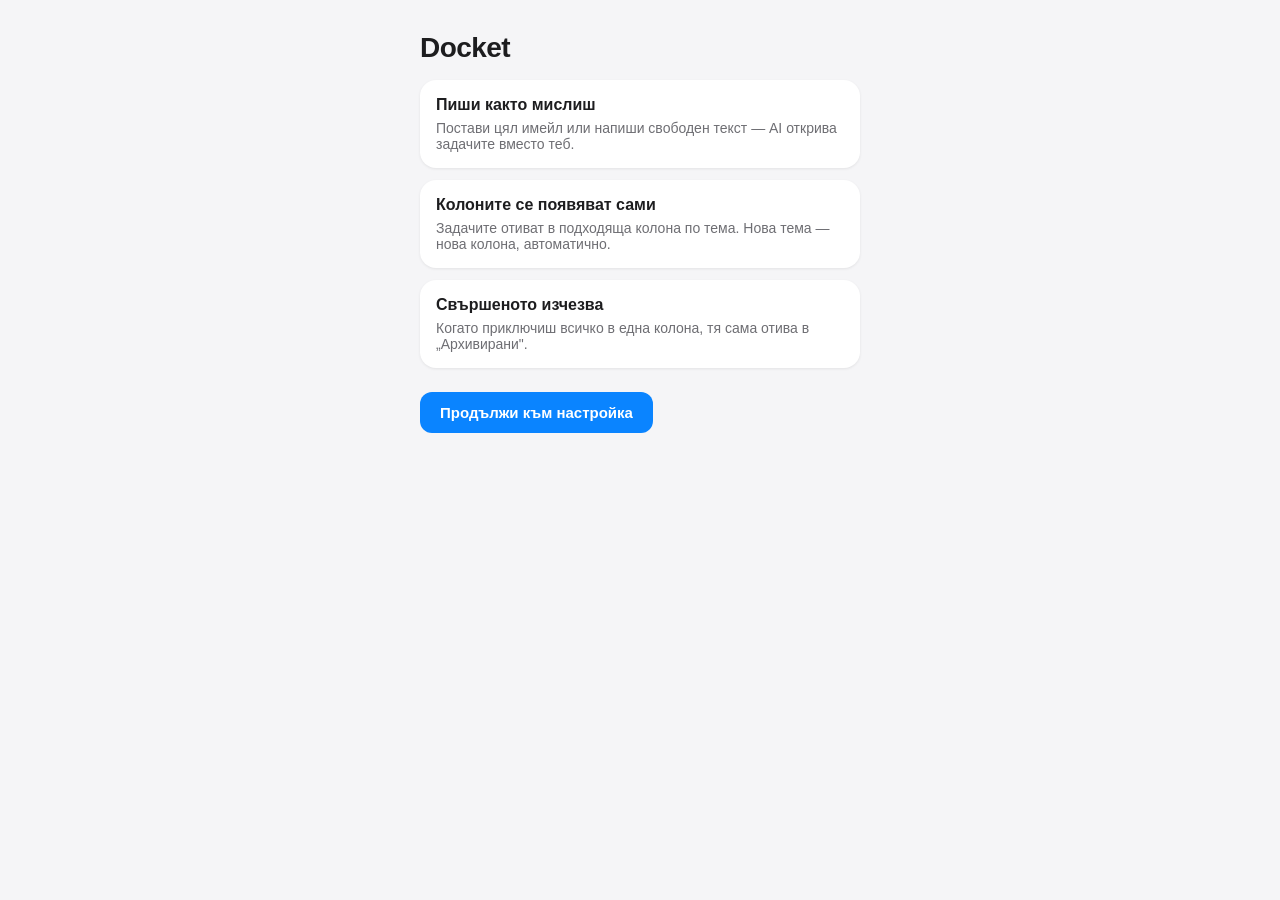
<file: index.html>
<!doctype html>
<html lang="bg">
<head>
  <meta charset="utf-8" />
  <meta name="viewport" content="width=device-width, initial-scale=1" />
  <title>Docket</title>
  <link rel="manifest" href="manifest.webmanifest" />
  <meta name="theme-color" content="#0a84ff" />
  <link rel="apple-touch-icon" href="icons/apple-touch-icon.png" />
  <link rel="icon" href="icons/icon-192.png" />
  <link rel="stylesheet" href="css/styles.css" />
</head>
<body>
  <div id="app"></div>
  <script type="module" src="js/app.js"></script>
</body>
</html>
</file>
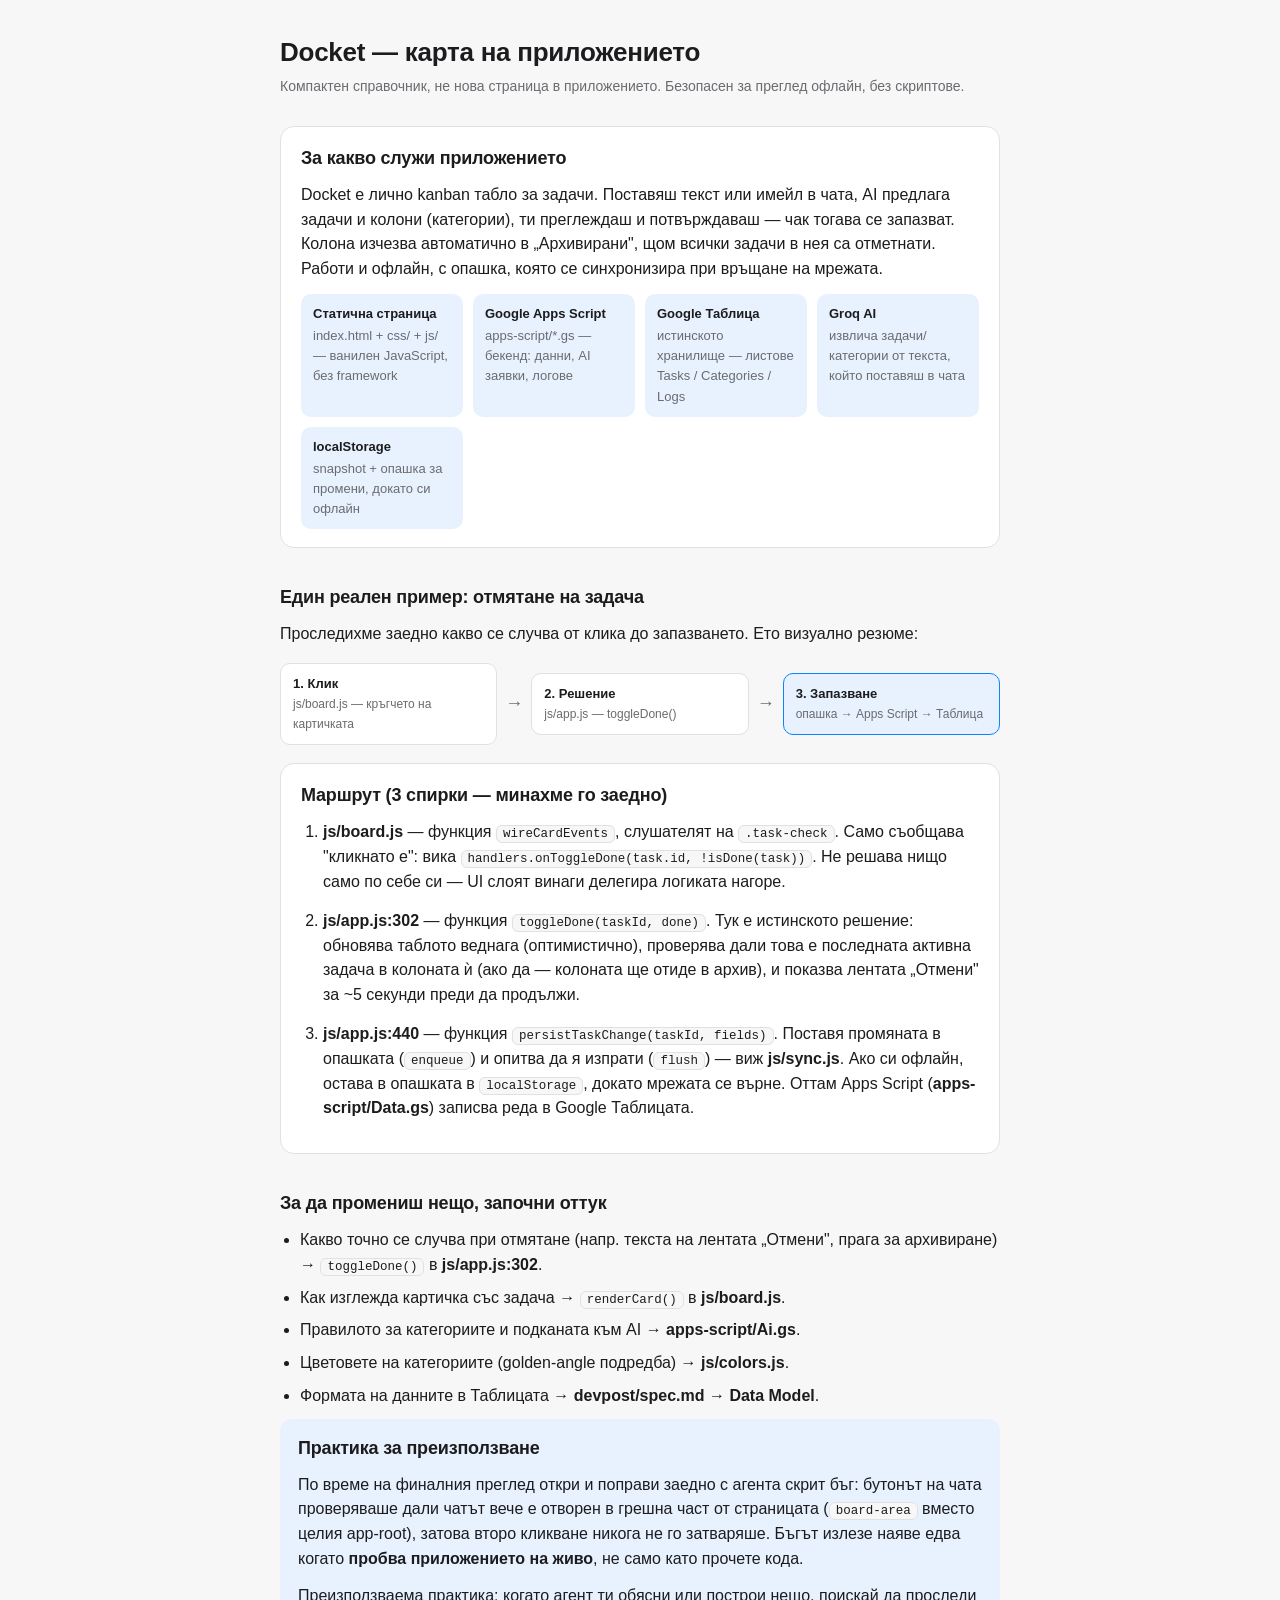
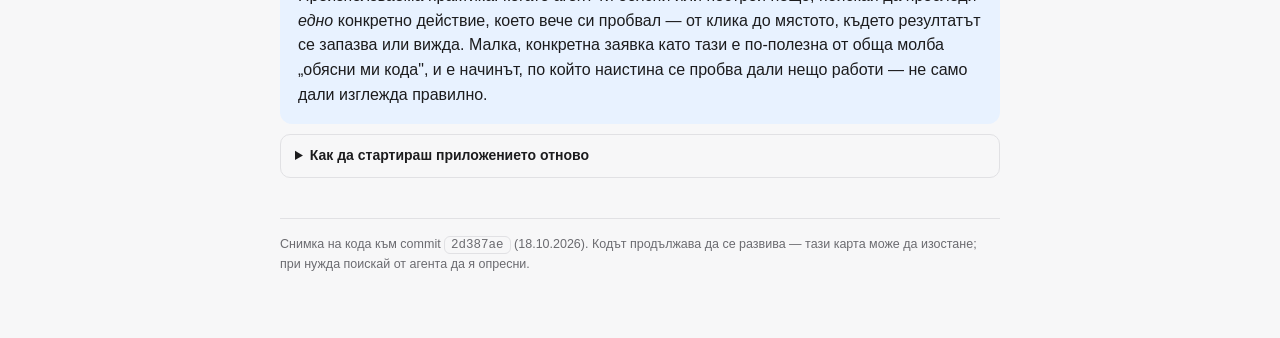
<file: devpost/app-map.html>
<!doctype html>
<html lang="bg">
<head>
<meta charset="utf-8" />
<meta name="viewport" content="width=device-width, initial-scale=1" />
<title>Docket — карта на приложението</title>
<style>
  :root {
    color-scheme: light dark;
    --bg: #f7f7f8;
    --surface: #ffffff;
    --text: #1c1c1e;
    --text-muted: #6b6b70;
    --border: #e1e1e4;
    --accent: #0a84ff;
    --accent-soft: #e8f2ff;
  }
  @media (prefers-color-scheme: dark) {
    :root {
      --bg: #121214;
      --surface: #1c1c1e;
      --text: #f2f2f3;
      --text-muted: #9a9aa0;
      --border: #333336;
      --accent-soft: #112a42;
    }
  }
  * { box-sizing: border-box; }
  body {
    margin: 0;
    background: var(--bg);
    color: var(--text);
    font-family: -apple-system, BlinkMacSystemFont, "SF Pro Text", "Segoe UI", Roboto, sans-serif;
    line-height: 1.55;
  }
  main {
    max-width: 760px;
    margin: 0 auto;
    padding: 32px 20px 64px;
  }
  h1 { font-size: 26px; margin: 0 0 4px; letter-spacing: -0.01em; }
  h2 { font-size: 18px; margin: 36px 0 10px; letter-spacing: -0.01em; }
  p { margin: 0 0 12px; }
  .subtitle { color: var(--text-muted); font-size: 14px; margin-bottom: 28px; }
  .card {
    background: var(--surface);
    border: 1px solid var(--border);
    border-radius: 14px;
    padding: 18px 20px;
  }
  .pieces {
    list-style: none;
    margin: 12px 0 0;
    padding: 0;
    display: grid;
    grid-template-columns: repeat(auto-fit, minmax(160px, 1fr));
    gap: 10px;
  }
  .pieces li {
    background: var(--accent-soft);
    border-radius: 10px;
    padding: 10px 12px;
    font-size: 13px;
  }
  .pieces strong { display: block; font-size: 13px; margin-bottom: 2px; }
  .pieces span { color: var(--text-muted); }

  .flow {
    display: flex;
    flex-wrap: wrap;
    align-items: center;
    gap: 6px;
    margin: 16px 0 4px;
  }
  .flow-box {
    background: var(--surface);
    border: 1px solid var(--border);
    border-radius: 10px;
    padding: 10px 12px;
    font-size: 13px;
    min-width: 150px;
    flex: 1 1 150px;
  }
  .flow-box b { display: block; font-size: 13px; }
  .flow-box span { color: var(--text-muted); font-size: 12px; }
  .flow-arrow {
    color: var(--text-muted);
    font-size: 18px;
    flex: 0 0 auto;
    padding: 0 2px;
  }
  .flow-result {
    background: var(--accent-soft);
    border-color: var(--accent);
  }

  ol.route { padding-left: 22px; margin: 10px 0 0; }
  ol.route li { margin-bottom: 14px; }
  code {
    background: var(--bg);
    border: 1px solid var(--border);
    border-radius: 6px;
    padding: 1px 6px;
    font-size: 12.5px;
  }
  .path { font-weight: 600; }

  .pointers { margin: 10px 0 0; padding-left: 20px; }
  .pointers li { margin-bottom: 8px; }

  .practice {
    background: var(--accent-soft);
    border-radius: 12px;
    padding: 16px 18px;
    margin-top: 10px;
  }

  details {
    margin-top: 10px;
    border: 1px solid var(--border);
    border-radius: 10px;
    padding: 10px 14px;
  }
  summary { cursor: pointer; font-weight: 600; font-size: 14px; }

  footer {
    margin-top: 40px;
    padding-top: 16px;
    border-top: 1px solid var(--border);
    font-size: 12.5px;
    color: var(--text-muted);
  }

  @media (max-width: 480px) {
    .flow { flex-direction: column; align-items: stretch; }
    .flow-arrow { transform: rotate(90deg); align-self: center; }
  }
</style>
</head>
<body>
<main>
  <h1>Docket — карта на приложението</h1>
  <p class="subtitle">Компактен справочник, не нова страница в приложението. Безопасен за преглед офлайн, без скриптове.</p>

  <section class="card">
    <h2 style="margin-top:0">За какво служи приложението</h2>
    <p>
      Docket е лично kanban табло за задачи. Поставяш текст или имейл в чата, AI предлага задачи и
      колони (категории), ти преглеждаш и потвърждаваш — чак тогава се запазват. Колона изчезва
      автоматично в „Архивирани", щом всички задачи в нея са отметнати. Работи и офлайн, с опашка,
      която се синхронизира при връщане на мрежата.
    </p>
    <ul class="pieces">
      <li><strong>Статична страница</strong><span>index.html + css/ + js/ — ванилен JavaScript, без framework</span></li>
      <li><strong>Google Apps Script</strong><span>apps-script/*.gs — бекенд: данни, AI заявки, логове</span></li>
      <li><strong>Google Таблица</strong><span>истинското хранилище — листове Tasks / Categories / Logs</span></li>
      <li><strong>Groq AI</strong><span>извлича задачи/категории от текста, който поставяш в чата</span></li>
      <li><strong>localStorage</strong><span>snapshot + опашка за промени, докато си офлайн</span></li>
    </ul>
  </section>

  <h2>Един реален пример: отмятане на задача</h2>
  <p>Проследихме заедно какво се случва от клика до запазването. Ето визуално резюме:</p>

  <div class="flow">
    <div class="flow-box">
      <b>1. Клик</b>
      <span>js/board.js — кръгчето на картичката</span>
    </div>
    <div class="flow-arrow">→</div>
    <div class="flow-box">
      <b>2. Решение</b>
      <span>js/app.js — toggleDone()</span>
    </div>
    <div class="flow-arrow">→</div>
    <div class="flow-box flow-result">
      <b>3. Запазване</b>
      <span>опашка → Apps Script → Таблица</span>
    </div>
  </div>

  <div class="card" style="margin-top:18px">
    <h2 style="margin-top:0">Маршрут (3 спирки — минахме го заедно)</h2>
    <ol class="route">
      <li>
        <span class="path">js/board.js</span> — функция <code>wireCardEvents</code>, слушателят на
        <code>.task-check</code>. Само съобщава "кликнато е": вика
        <code>handlers.onToggleDone(task.id, !isDone(task))</code>. Не решава нищо само по себе си —
        UI слоят винаги делегира логиката нагоре.
      </li>
      <li>
        <span class="path">js/app.js:302</span> — функция <code>toggleDone(taskId, done)</code>.
        Тук е истинското решение: обновява таблото веднага (оптимистично), проверява дали това е
        последната активна задача в колоната ѝ (ако да — колоната ще отиде в архив), и показва
        лентата „Отмени" за ~5 секунди преди да продължи.
      </li>
      <li>
        <span class="path">js/app.js:440</span> — функция <code>persistTaskChange(taskId, fields)</code>.
        Поставя промяната в опашката (<code>enqueue</code>) и опитва да я изпрати
        (<code>flush</code>) — виж <span class="path">js/sync.js</span>. Ако си офлайн, остава в
        опашката в <code>localStorage</code>, докато мрежата се върне. Оттам Apps Script
        (<span class="path">apps-script/Data.gs</span>) записва реда в Google Таблицата.
      </li>
    </ol>
  </div>

  <h2>За да промениш нещо, започни оттук</h2>
  <ul class="pointers">
    <li>Какво точно се случва при отмятане (напр. текста на лентата „Отмени", прага за архивиране) → <code>toggleDone()</code> в <span class="path">js/app.js:302</span>.</li>
    <li>Как изглежда картичка със задача → <code>renderCard()</code> в <span class="path">js/board.js</span>.</li>
    <li>Правилото за категориите и подканата към AI → <span class="path">apps-script/Ai.gs</span>.</li>
    <li>Цветовете на категориите (golden-angle подредба) → <span class="path">js/colors.js</span>.</li>
    <li>Формата на данните в Таблицата → <span class="path">devpost/spec.md → Data Model</span>.</li>
  </ul>

  <div class="practice">
    <h2 style="margin-top:0">Практика за преизползване</h2>
    <p>
      По време на финалния преглед откри и поправи заедно с агента скрит бъг: бутонът на чата
      проверяваше дали чатът вече е отворен в грешна част от страницата (<code>board-area</code>
      вместо целия app-root), затова второ кликване никога не го затваряше. Бъгът излезе наяве едва
      когато <strong>пробва приложението на живо</strong>, не само като прочете кода.
    </p>
    <p style="margin-bottom:0">
      Преизползваема практика: когато агент ти обясни или построи нещо, поискай да проследи <em>едно</em>
      конкретно действие, което вече си пробвал — от клика до мястото, където резултатът се запазва
      или вижда. Малка, конкретна заявка като тази е по-полезна от обща молба „обясни ми кода", и е
      начинът, по който наистина се пробва дали нещо работи — не само дали изглежда правилно.
    </p>
  </div>

  <details>
    <summary>Как да стартираш приложението отново</summary>
    <p style="margin-top:10px">
      От папката на проекта: <code>python3 -m http.server 8000</code>, после отвори
      <code>http://localhost:8000</code>. Нужен е и деплойнат личен Apps Script URL + Groq ключ в
      настройките — виж <span class="path">SETUP.md</span>.
    </p>
  </details>

  <footer>
    Снимка на кода към commit <code>2d387ae</code> (18.10.2026). Кодът продължава да се развива —
    тази карта може да изостане; при нужда поискай от агента да я опресни.
  </footer>
</main>
</body>
</html>
</file>
<file: css/styles.css>
:root {
  color-scheme: light;
  --bg: #f5f5f7;
  --surface: #ffffff;
  --surface-translucent: rgba(255, 255, 255, 0.78);
  --text: #1d1d1f;
  --text-muted: #6e6e73;
  --accent: #0a84ff;
  --danger: #ff3b30;
  --border: #e5e5ea;
}

@media (prefers-color-scheme: dark) {
  :root:not([data-theme='light']) {
    color-scheme: dark;
    --bg: #000000;
    --surface: #1c1c1e;
    --surface-translucent: rgba(28, 28, 30, 0.78);
    --text: #f5f5f7;
    --text-muted: #98989d;
    --danger: #ff453a;
    --border: #38383a;
  }
}

:root[data-theme='dark'] {
  color-scheme: dark;
  --bg: #000000;
  --surface: #1c1c1e;
  --surface-translucent: rgba(28, 28, 30, 0.78);
  --text: #f5f5f7;
  --text-muted: #98989d;
  --danger: #ff453a;
  --border: #38383a;
}

* {
  box-sizing: border-box;
}

[hidden] {
  display: none !important;
}

body {
  margin: 0;
  background: var(--bg);
  color: var(--text);
  font-family: -apple-system, BlinkMacSystemFont, "SF Pro Text", "Segoe UI", Roboto, sans-serif;
}

.screen {
  max-width: 480px;
  margin: 0 auto;
  padding: 32px 20px;
}

h1 {
  font-size: 28px;
  font-weight: 700;
  letter-spacing: -0.02em;
  margin: 0 0 16px;
}

.card-row {
  display: flex;
  flex-direction: column;
  gap: 12px;
  margin-bottom: 24px;
}

.card {
  background: var(--surface);
  border-radius: 16px;
  padding: 16px;
  box-shadow: 0 1px 3px rgba(0, 0, 0, 0.08);
}

.card h3 {
  margin: 0 0 6px;
  font-size: 16px;
}

.card p {
  margin: 0;
  color: var(--text-muted);
  font-size: 14px;
}

label {
  display: block;
  font-size: 13px;
  color: var(--text-muted);
  margin-bottom: 14px;
}

input {
  display: block;
  width: 100%;
  margin-top: 6px;
  padding: 10px 12px;
  border: 1px solid var(--border);
  border-radius: 10px;
  font-size: 15px;
  background: var(--surface);
  color: var(--text);
}

input:focus,
select:focus,
textarea:focus {
  outline: none;
  border-color: var(--accent);
  box-shadow: 0 0 0 3px rgba(10, 132, 255, 0.15);
}

button.primary {
  background: var(--accent);
  color: #fff;
  border: none;
  border-radius: 12px;
  padding: 12px 20px;
  font-size: 15px;
  font-weight: 600;
  cursor: pointer;
}

button.primary:active {
  opacity: 0.85;
}

.hint {
  font-size: 13px;
  color: var(--text-muted);
}

.status {
  margin-top: 12px;
  font-size: 14px;
  min-height: 20px;
}

.status.error {
  color: var(--danger);
}

.status.success {
  color: #30a46c;
}

/* Board */

.board-screen {
  padding: 24px 20px 100px;
}

.board-header {
  display: flex;
  align-items: center;
  justify-content: space-between;
  margin-bottom: 20px;
}

.board-header h1 {
  margin-bottom: 0;
}

.archive-link {
  background: none;
  border: none;
  color: var(--accent);
  font-size: 14px;
  cursor: pointer;
  padding: 0;
}

.icon-button {
  background: none;
  border: none;
  color: var(--text-muted);
  cursor: pointer;
  width: 32px;
  height: 32px;
  padding: 0;
  display: flex;
  align-items: center;
  justify-content: center;
  border-radius: 8px;
  transition: color 0.2s ease;
}

.icon-button svg {
  width: 20px;
  height: 20px;
  display: block;
}

.icon-button:hover {
  color: var(--accent);
}

.board-columns {
  display: flex;
  flex-wrap: wrap;
  gap: 16px;
}

.column {
  background: var(--surface);
  border-radius: 16px;
  padding: 14px;
  width: 280px;
  box-shadow: 0 1px 3px rgba(0, 0, 0, 0.06);
  border: 2px solid transparent;
  transition: border-color 0.15s ease, background 0.15s ease;
}

.column.drag-over {
  border-color: var(--accent);
  background: var(--accent-soft, rgba(10, 132, 255, 0.08));
}

.dragging-source {
  opacity: 0.35;
}

.task-card-ghost {
  position: fixed;
  z-index: 40;
  pointer-events: none;
  transform: rotate(-2deg) scale(1.03);
  box-shadow: 0 12px 30px rgba(0, 0, 0, 0.25);
  opacity: 0.95;
}

.column-header {
  display: flex;
  align-items: center;
  justify-content: space-between;
  margin-bottom: 10px;
}

.column-title {
  display: flex;
  align-items: center;
  gap: 8px;
  min-width: 0;
}

.column h2 {
  font-size: 16px;
  font-weight: 700;
  letter-spacing: -0.01em;
  margin: 0;
  min-width: 0;
  overflow: hidden;
  text-overflow: ellipsis;
  white-space: nowrap;
}

.column-count {
  flex: 0 0 auto;
  background: var(--bg);
  color: var(--text-muted);
  border-radius: 999px;
  min-width: 20px;
  height: 20px;
  padding: 0 6px;
  display: flex;
  align-items: center;
  justify-content: center;
  font-size: 12px;
  font-weight: 600;
}

.column-add {
  flex: 0 0 auto;
  width: 34px;
  height: 34px;
  border-radius: 50%;
  border: none;
  background: var(--bg);
  color: var(--text-muted);
  font-size: 21px;
  line-height: 1;
  cursor: pointer;
  display: flex;
  align-items: center;
  justify-content: center;
  transition: background 0.15s ease, color 0.15s ease;
}

.column-add:hover {
  background: var(--accent);
  color: #fff;
}

@media (max-width: 640px) {
  .column {
    width: 100%;
  }
}

.cards {
  display: flex;
  flex-direction: column;
  gap: 8px;
}

.task-card {
  position: relative;
  padding: 0;
  box-shadow: none;
  border: 1px solid var(--border);
  overflow: hidden;
  transition: transform 0.35s cubic-bezier(0.4, 0, 0.2, 1), opacity 0.25s ease;
}

.task-card.done {
  opacity: 0.55;
}

.task-swipe-action {
  position: absolute;
  inset: 0;
  left: auto;
  width: 72px;
  background: var(--danger);
  color: #fff;
  display: flex;
  align-items: center;
  justify-content: center;
}

.task-card-inner {
  position: relative;
  padding: 10px 12px;
  cursor: pointer;
  background: hsl(var(--cat-hue, 210), 45%, 97%);
  border-left: 3px solid hsl(var(--cat-hue, 210), 55%, 62%);
  touch-action: pan-y;
}

@media (prefers-color-scheme: dark) {
  :root:not([data-theme='light']) .task-card-inner {
    background: hsl(var(--cat-hue, 210), 20%, 16%);
  }
}

:root[data-theme='dark'] .task-card-inner {
  background: hsl(var(--cat-hue, 210), 20%, 16%);
}

.task-card.done .task-title {
  text-decoration: line-through;
  color: var(--text-muted);
  transition: color 0.2s ease;
}

.task-row {
  display: flex;
  align-items: flex-start;
  gap: 10px;
}

.task-check {
  flex: 0 0 auto;
  width: 28px;
  height: 28px;
  margin: -4px 0;
  padding: 0;
  border-radius: 50%;
  border: 2px solid var(--border);
  background: var(--surface);
  cursor: pointer;
  display: flex;
  align-items: center;
  justify-content: center;
  transition: background 0.2s ease, border-color 0.2s ease, opacity 0.2s ease;
}

.task-check::after {
  content: '✓';
  font-size: 15px;
  line-height: 1;
  color: var(--accent);
  opacity: 0;
  transform: scale(0.5);
  transition: opacity 0.2s ease, transform 0.2s ease;
}

.task-card.done .task-check {
  border-color: var(--accent);
}

.task-card.done .task-check::after {
  opacity: 1;
  transform: scale(1);
}

/* Отметката се вижда постоянно, но бледо на незавършени задачи; пълна видимост
   само при hover на устройства с мишка — на тъч устройства няма hover, затова
   остава леко видима без да е нужен допир. */
@media (hover: hover) and (pointer: fine) {
  .task-check {
    opacity: 0;
  }
  .task-card:hover .task-check,
  .task-card.done .task-check {
    opacity: 1;
  }
}

@media (hover: none) {
  .task-check {
    opacity: 0.4;
  }
  .task-card.done .task-check {
    opacity: 1;
  }
}

.task-main {
  flex: 1;
  min-width: 0;
}

.task-title {
  font-size: 14px;
  margin-bottom: 4px;
}

.task-card.done .task-meta {
  display: none;
}

.task-meta {
  display: flex;
  align-items: center;
  gap: 8px;
  font-size: 12px;
  color: var(--text-muted);
}

.task-expand {
  max-height: 0;
  opacity: 0;
  overflow: hidden;
  transition: max-height 0.3s ease, opacity 0.25s ease;
}

.task-card.expanded .task-expand {
  max-height: 360px;
  opacity: 1;
}

.task-expand-inner {
  margin-top: 10px;
  padding-top: 10px;
  border-top: 1px solid var(--border);
}

.task-expand-details {
  font-size: 13.5px;
  line-height: 1.55;
  color: var(--text);
  margin: 0 0 10px;
  white-space: pre-line;
}

.task-expand-meta {
  font-size: 12px;
  color: var(--text-muted);
  margin: 0 0 10px;
}

.task-edit-btn {
  background: none;
  border: 1px solid var(--border);
  border-radius: 50%;
  width: 32px;
  height: 32px;
  padding: 0;
  display: flex;
  align-items: center;
  justify-content: center;
  color: var(--text-muted);
  cursor: pointer;
  transition: color 0.15s ease, border-color 0.15s ease;
}

.task-edit-btn:hover {
  color: var(--accent);
  border-color: var(--accent);
}

.done-divider {
  border: none;
  border-top: 1px solid var(--border);
  margin: 2px 0 6px;
}

.due-overdue {
  color: var(--danger);
}

.due-soon {
  color: #ff9500;
}

.priority {
  font-size: 10px;
}

.priority-high {
  color: var(--danger);
}

.priority-medium {
  color: #ff9500;
}

.priority-low {
  color: var(--text-muted);
}

.empty-hint {
  color: var(--text-muted);
  font-size: 14px;
}

.fab {
  position: fixed;
  bottom: 24px;
  right: 24px;
  width: 56px;
  height: 56px;
  border-radius: 50%;
  border: none;
  background: rgba(10, 132, 255, 0.88);
  backdrop-filter: blur(12px) saturate(180%);
  -webkit-backdrop-filter: blur(12px) saturate(180%);
  color: #fff;
  font-size: 34px;
  line-height: 1;
  display: flex;
  align-items: center;
  justify-content: center;
  padding: 0;
  box-shadow: 0 4px 12px rgba(0, 0, 0, 0.2);
  cursor: pointer;
  transition: transform 0.25s cubic-bezier(0.4, 0, 0.2, 1);
  z-index: 5;
}

.fab.open {
  transform: rotate(45deg);
}

/* Chat */

.chat-overlay {
  position: fixed;
  right: 24px;
  bottom: 96px;
  width: min(360px, calc(100vw - 48px));
  height: min(520px, calc(100vh - 140px));
  border-radius: 20px;
  box-shadow: 0 12px 40px rgba(0, 0, 0, 0.25);
  overflow: hidden;
  z-index: 25;
  animation: chat-pop-in 0.22s cubic-bezier(0.4, 0, 0.2, 1);
}

@keyframes chat-pop-in {
  from {
    opacity: 0;
    transform: translateY(12px) scale(0.96);
  }
  to {
    opacity: 1;
    transform: translateY(0) scale(1);
  }
}

@media (prefers-reduced-motion: reduce) {
  .chat-overlay {
    animation: none;
  }
}

.chat-panel {
  background: var(--surface-translucent);
  backdrop-filter: blur(24px) saturate(180%);
  -webkit-backdrop-filter: blur(24px) saturate(180%);
  width: 100%;
  height: 100%;
  border-radius: 20px;
  display: flex;
  flex-direction: column;
  overflow: hidden;
}

.chat-header {
  display: flex;
  align-items: center;
  padding: 14px 16px;
  border-bottom: 1px solid var(--border);
  font-weight: 600;
}

.chat-messages {
  flex: 1;
  overflow-y: auto;
  padding: 16px;
  display: flex;
  flex-direction: column;
  gap: 10px;
}

.chat-msg {
  max-width: 85%;
  padding: 10px 12px;
  border-radius: 14px;
  font-size: 14px;
}

.chat-msg-user {
  align-self: flex-end;
  background: var(--accent);
  color: #fff;
}

.chat-msg-ai,
.chat-msg-ai-loading,
.chat-msg-ai-error {
  align-self: flex-start;
  background: var(--bg);
  color: var(--text);
}

.chat-msg-ai-error {
  color: var(--danger);
}

.proposal-list {
  margin: 8px 0;
  padding-left: 18px;
}

.proposal-due {
  color: var(--text-muted);
  font-size: 12px;
}

.chat-input-row {
  display: flex;
  gap: 8px;
  padding: 12px 16px;
  border-top: 1px solid var(--border);
}

.chat-input {
  flex: 1;
  resize: none;
  height: 44px;
  padding: 10px 12px;
  border: 1px solid var(--border);
  border-radius: 10px;
  font-family: inherit;
  font-size: 14px;
  background: var(--surface);
  color: var(--text);
  outline: none;
  transition: border-color 0.15s ease, box-shadow 0.15s ease;
}

.chat-input:focus {
  border-color: var(--accent);
  box-shadow: 0 0 0 3px rgba(10, 132, 255, 0.15);
}

.chat-send {
  flex: 0 0 auto;
  width: 44px;
  height: 44px;
  border-radius: 50%;
  border: none;
  background: var(--accent);
  color: #fff;
  display: flex;
  align-items: center;
  justify-content: center;
  cursor: pointer;
  transition: transform 0.15s ease, opacity 0.15s ease;
}

.chat-send:active {
  transform: scale(0.94);
}

.chat-send:disabled {
  opacity: 0.5;
  cursor: default;
}

.chat-attach-btn {
  flex: 0 0 auto;
  align-self: flex-end;
}

.chat-file-input {
  display: none;
}

.chat-attachment {
  margin: 0 16px 10px;
  padding: 8px 12px;
  border-radius: 10px;
  background: var(--bg);
  color: var(--text-muted);
  font-size: 12px;
  display: flex;
  align-items: center;
  justify-content: space-between;
  gap: 8px;
}

.chat-attachment-error {
  color: var(--danger);
}

.chat-attachment-ready .chat-attachment-name {
  color: var(--text);
}

.chat-attachment-remove {
  background: none;
  border: none;
  color: var(--text-muted);
  font-size: 16px;
  line-height: 1;
  cursor: pointer;
  flex: 0 0 auto;
}

.chat-msg-attachment {
  margin-top: 4px;
  font-size: 12px;
  opacity: 0.85;
}

/* Task panel + manual form */

.task-overlay {
  position: fixed;
  inset: 0;
  background: rgba(0, 0, 0, 0.3);
  display: flex;
  align-items: center;
  justify-content: center;
  padding: 20px;
  box-sizing: border-box;
  z-index: 25;
  animation: overlay-pop-in 0.2s cubic-bezier(0.4, 0, 0.2, 1);
}

@keyframes overlay-pop-in {
  from {
    opacity: 0;
    transform: scale(0.96);
  }
  to {
    opacity: 1;
    transform: scale(1);
  }
}

@media (prefers-reduced-motion: reduce) {
  .task-overlay {
    animation: none;
  }
}

.task-panel {
  background: var(--surface-translucent);
  backdrop-filter: blur(24px) saturate(180%);
  -webkit-backdrop-filter: blur(24px) saturate(180%);
  width: 100%;
  max-width: 480px;
  max-height: 85vh;
  border-radius: 20px;
  display: flex;
  flex-direction: column;
  overflow: hidden;
}

.task-panel-header {
  display: flex;
  justify-content: space-between;
  align-items: center;
  padding: 14px 16px;
  border-bottom: 1px solid var(--border);
  font-weight: 600;
}

.task-close {
  background: none;
  border: none;
  font-size: 20px;
  cursor: pointer;
  color: var(--text-muted);
}

.task-panel-body {
  padding: 16px;
  overflow-y: auto;
  flex: 1;
  min-height: 0;
  display: flex;
  flex-direction: column;
}

.task-panel-body label {
  margin-bottom: 14px;
}

.f-new-category {
  margin-bottom: 14px;
}

.task-panel-body input,
.task-panel-body select,
.task-panel-body textarea {
  display: block;
  width: 100%;
  margin-top: 6px;
  padding: 10px 12px;
  border: 1px solid var(--border);
  border-radius: 10px;
  font-size: 15px;
  font-family: inherit;
  background: var(--surface);
  color: var(--text);
}

.task-panel-body textarea {
  resize: vertical;
  min-height: 60px;
}

.quick-chips {
  display: flex;
  gap: 8px;
  margin-top: 8px;
}

.chip {
  background: var(--bg);
  border: 1px solid var(--border);
  color: var(--text);
  border-radius: 999px;
  padding: 6px 12px;
  font-size: 12px;
  cursor: pointer;
  transition: background 0.15s ease, border-color 0.15s ease, color 0.15s ease;
}

.chip.active {
  background: var(--accent);
  border-color: var(--accent);
  color: #fff;
}

.task-excerpt {
  font-size: 13px;
  color: var(--text-muted);
  background: var(--bg);
  border-radius: 10px;
  padding: 10px 12px;
  margin-bottom: 14px;
}

.task-done-row {
  display: flex;
  align-items: center;
  gap: 8px;
  font-size: 14px;
  color: var(--text);
}

.task-done-row input {
  width: auto;
  margin: 0;
}

.task-panel-footer {
  padding: 12px 16px;
  border-top: 1px solid var(--border);
  display: flex;
  align-items: center;
  justify-content: space-between;
  gap: 10px;
}

.color-palette {
  display: flex;
  flex-wrap: wrap;
  gap: 10px;
  margin: 6px 0 14px;
}

.color-swatch {
  width: 32px;
  height: 32px;
  border-radius: 50%;
  border: 2px solid transparent;
  background: hsl(var(--cat-hue, 210), 65%, 55%);
  cursor: pointer;
  padding: 0;
}

.color-swatch.active {
  border-color: var(--text);
  box-shadow: 0 0 0 2px var(--surface);
}

.color-swatch-auto {
  width: auto;
  height: 32px;
  border-radius: 999px;
  padding: 0 12px;
  background: var(--bg);
  border: 1px solid var(--border);
  font-size: 12px;
  font-weight: 600;
  color: var(--text-muted);
}

.color-swatch-auto.active {
  border-color: var(--accent);
  color: var(--accent);
  box-shadow: none;
}

.priority-buttons {
  display: flex;
  gap: 8px;
  margin: 6px 0 14px;
}

.priority-btn {
  flex: 1;
  padding: 10px 8px;
  border: 1px solid var(--border);
  border-radius: 10px;
  background: var(--surface);
  color: var(--text-muted);
  font-size: 13px;
  font-weight: 600;
  cursor: pointer;
  transition: background 0.15s ease, border-color 0.15s ease, color 0.15s ease;
}

.priority-btn-high.active {
  background: var(--danger);
  border-color: var(--danger);
  color: #fff;
}

.priority-btn-medium.active {
  background: #ff9500;
  border-color: #ff9500;
  color: #fff;
}

.priority-btn-low.active {
  background: var(--text-muted);
  border-color: var(--text-muted);
  color: #fff;
}

button.danger {
  background: none;
  border: 1px solid var(--danger);
  color: var(--danger);
  border-radius: 10px;
  padding: 10px 16px;
  font-size: 14px;
  cursor: pointer;
}

/* Undo toast */

.undo-toast {
  position: fixed;
  left: 50%;
  bottom: 24px;
  transform: translateX(-50%);
  background: #2c2c2e;
  color: #fff;
  padding: 12px 16px;
  border-radius: 12px;
  display: flex;
  align-items: center;
  gap: 16px;
  font-size: 14px;
  box-shadow: 0 4px 16px rgba(0, 0, 0, 0.25);
  z-index: 26;
}

.undo-btn {
  background: none;
  border: none;
  color: var(--accent);
  font-weight: 600;
  font-size: 14px;
  cursor: pointer;
}

/* Offline + sync */

.offline-banner {
  background: #ff9500;
  color: #fff;
  text-align: center;
  font-size: 13px;
  padding: 6px 12px;
}

button.secondary {
  background: none;
  border: 1px solid var(--border);
  color: var(--text);
  border-radius: 10px;
  padding: 10px 16px;
  font-size: 14px;
  cursor: pointer;
}

.conflict-table {
  background: var(--bg);
  border-radius: 10px;
  overflow: hidden;
  margin-top: 4px;
}

.conflict-row {
  display: grid;
  grid-template-columns: 82px 1fr 1fr;
  gap: 8px;
  padding: 8px 10px;
  font-size: 13px;
  border-bottom: 1px solid var(--border);
}

.conflict-row:last-child {
  border-bottom: none;
}

.conflict-row-header {
  font-size: 11px;
  text-transform: uppercase;
  letter-spacing: 0.03em;
  color: var(--text-muted);
}

.conflict-row-label {
  color: var(--text-muted);
  font-size: 12px;
}

.conflict-row-value {
  overflow-wrap: break-word;
}

.conflict-row-diff .conflict-row-value {
  color: var(--accent);
  font-weight: 600;
}

.conflict-footer {
  display: flex;
  gap: 10px;
}

.conflict-footer button {
  flex: 1;
}

/* Settings menu */

.header-actions {
  display: flex;
  align-items: center;
  gap: 4px;
}

.theme-options {
  display: flex;
  gap: 8px;
}

.theme-option {
  flex: 1;
  padding: 10px 8px;
  border-radius: 10px;
  border: 1px solid var(--border);
  background: var(--surface);
  color: var(--text);
  font-size: 13px;
  cursor: pointer;
  transition: background 0.2s ease, border-color 0.2s ease, color 0.2s ease;
}

.theme-option.active {
  background: var(--accent);
  border-color: var(--accent);
  color: #fff;
}

.settings-section-spacer {
  margin-top: 22px;
}

.font-scale-row {
  display: flex;
  align-items: center;
  gap: 14px;
}

.font-scale-row button {
  width: 40px;
  height: 40px;
  border-radius: 10px;
  border: 1px solid var(--border);
  background: var(--surface);
  color: var(--text);
  font-size: 14px;
  font-weight: 700;
  cursor: pointer;
}

.font-scale-row button:hover {
  border-color: var(--accent);
  color: var(--accent);
}

.font-scale-value {
  font-size: 14px;
  color: var(--text-muted);
  min-width: 44px;
  text-align: center;
}

.toggle-row {
  display: flex;
  align-items: center;
  justify-content: space-between;
  gap: 16px;
}

.toggle-row > span:first-child {
  font-size: 14px;
  color: var(--text);
  display: block;
}

.toggle-row .hint {
  display: block;
  margin-top: 2px;
}

.switch {
  position: relative;
  flex: 0 0 auto;
  width: 44px;
  height: 26px;
}

.switch input {
  position: absolute;
  opacity: 0;
  width: 100%;
  height: 100%;
  margin: 0;
  cursor: pointer;
  z-index: 1;
}

.switch-track {
  position: absolute;
  inset: 0;
  background: var(--border);
  border-radius: 999px;
  transition: background 0.2s ease;
}

.switch-track::after {
  content: '';
  position: absolute;
  top: 2px;
  left: 2px;
  width: 22px;
  height: 22px;
  border-radius: 50%;
  background: #fff;
  box-shadow: 0 1px 3px rgba(0, 0, 0, 0.3);
  transition: transform 0.2s ease;
}

.switch input:checked + .switch-track {
  background: var(--accent);
}

.switch input:checked + .switch-track::after {
  transform: translateX(18px);
}

/* Уважаваме system настройката за намалено движение: кратки cross-fade-ове
   вместо плъзгане/пружини/завъртане. */
@media (prefers-reduced-motion: reduce) {
  *,
  *::before,
  *::after {
    animation-duration: 0.01ms !important;
    animation-iteration-count: 1 !important;
    transition-duration: 0.01ms !important;
    scroll-behavior: auto !important;
  }
}

/* App shell + sidebar */

.app-shell {
  display: flex;
  min-height: 100vh;
}

.main-area {
  flex: 1;
  min-width: 0;
  display: flex;
  flex-direction: column;
}

.top-bar {
  display: flex;
  align-items: center;
  gap: 12px;
  padding: 20px 20px 0;
}

.top-bar-title {
  flex: 1;
  min-width: 0;
  overflow: hidden;
  text-overflow: ellipsis;
  white-space: nowrap;
  font-size: 28px;
  font-weight: 700;
  letter-spacing: -0.02em;
  margin: 0;
}

.top-bar .header-actions {
  flex: 0 0 auto;
}

.menu-toggle {
  display: flex;
  flex: 0 0 auto;
}

.board-area {
  flex: 1;
  min-width: 0;
}

.sidebar-container {
  flex: 0 0 auto;
}

.sidebar-container.desktop-collapsed {
  display: none;
}

.sidebar-overlay-backdrop {
  display: none;
}

.sidebar {
  width: 240px;
  height: 100vh;
  position: sticky;
  top: 0;
  background: var(--surface);
  border-right: 1px solid var(--border);
  padding: 20px 14px;
  box-sizing: border-box;
  overflow-y: auto;
}

.sidebar-top {
  display: none;
}

.sidebar-section {
  margin-bottom: 26px;
}

.sidebar-section-header {
  display: flex;
  align-items: center;
  justify-content: space-between;
  font-size: 11px;
  text-transform: uppercase;
  letter-spacing: 0.04em;
  color: var(--text-muted);
  margin-bottom: 8px;
  padding: 0 10px;
}

.sidebar-category-add {
  background: var(--bg);
  border: 1px dashed var(--border);
  color: var(--text-muted);
  font-size: 13px;
  text-align: center;
  margin-top: 4px;
}

.sidebar-category-add:hover {
  border-color: var(--accent);
  color: var(--accent);
  background: var(--bg);
}

.sidebar-item {
  display: block;
  width: 100%;
  text-align: left;
  background: none;
  border: none;
  padding: 9px 10px;
  border-radius: 8px;
  font-size: 14px;
  color: var(--text);
  cursor: pointer;
  margin-bottom: 2px;
  transition: background 0.15s ease, color 0.15s ease;
}

.sidebar-item:hover {
  background: var(--bg);
}

.sidebar-category-row {
  display: flex;
  align-items: center;
  gap: 4px;
  margin-bottom: 2px;
}

.sidebar-category-item {
  display: flex;
  align-items: center;
  justify-content: space-between;
  gap: 8px;
  flex: 1;
  min-width: 0;
  width: auto;
  margin-bottom: 0;
  background: hsl(var(--cat-hue, 210), 70%, 93%);
  border-left: 3px solid hsl(var(--cat-hue, 210), 55%, 62%);
  border-radius: 6px;
}

.sidebar-category-edit {
  flex: 0 0 auto;
  width: 28px;
  height: 28px;
  border-radius: 50%;
  border: none;
  background: none;
  color: var(--text-muted);
  cursor: pointer;
  display: flex;
  align-items: center;
  justify-content: center;
  opacity: 0;
  transition: opacity 0.15s ease, color 0.15s ease, background 0.15s ease;
}

.sidebar-category-row:hover .sidebar-category-edit,
.sidebar-category-edit:focus-visible {
  opacity: 1;
}

.sidebar-category-edit:hover {
  background: var(--bg);
  color: var(--accent);
}

@media (hover: none) {
  .sidebar-category-edit {
    opacity: 0.6;
  }
}

@media (prefers-color-scheme: dark) {
  :root:not([data-theme='light']) .sidebar-category-item {
    background: hsl(var(--cat-hue, 210), 32%, 20%);
  }
}

:root[data-theme='dark'] .sidebar-category-item {
  background: hsl(var(--cat-hue, 210), 32%, 20%);
}

.sidebar-category-name {
  flex: 1;
  min-width: 0;
  overflow: hidden;
  text-overflow: ellipsis;
  white-space: nowrap;
}

.sidebar-category-count {
  flex: 0 0 auto;
  background: rgba(0, 0, 0, 0.12);
  border-radius: 999px;
  min-width: 18px;
  height: 18px;
  padding: 0 5px;
  display: flex;
  align-items: center;
  justify-content: center;
  font-size: 11px;
  font-weight: 600;
}

.sidebar-item.active {
  background: var(--accent);
  border-left-color: transparent;
  color: #fff;
}

.sidebar-item.active .sidebar-category-count {
  background: rgba(255, 255, 255, 0.25);
}

.sidebar-empty-hint {
  padding: 0 10px;
  margin: 0;
}

.task-category-tag {
  background: var(--bg);
  border-radius: 6px;
  padding: 1px 6px;
  font-size: 11px;
}

.date-view-list {
  display: flex;
  flex-direction: column;
  gap: 8px;
  max-width: 480px;
}

.all-view-controls {
  display: flex;
  justify-content: flex-end;
  max-width: 480px;
  margin-bottom: 12px;
}

.all-sort-label {
  display: flex;
  align-items: center;
  gap: 6px;
  font-size: 13px;
  color: var(--text-muted);
}

.all-sort {
  border: 1px solid var(--border);
  border-radius: 8px;
  padding: 4px 8px;
  font-size: 13px;
  background: var(--surface);
  color: var(--text);
}

.all-view-group {
  max-width: 480px;
  margin-bottom: 20px;
}

.all-view-group .cards {
  display: flex;
  flex-direction: column;
  gap: 8px;
}

.all-view-group-header {
  display: inline-block;
  font-size: 13px;
  font-weight: 600;
  padding: 3px 10px;
  border-radius: 999px;
  margin-bottom: 8px;
  background: hsl(var(--cat-hue, 210), 70%, 93%);
  color: hsl(var(--cat-hue, 210), 55%, 30%);
}

@media (prefers-color-scheme: dark) {
  :root:not([data-theme='light']) .all-view-group-header {
    background: hsl(var(--cat-hue, 210), 32%, 20%);
    color: hsl(var(--cat-hue, 210), 60%, 82%);
  }
}

:root[data-theme='dark'] .all-view-group-header {
  background: hsl(var(--cat-hue, 210), 32%, 20%);
  color: hsl(var(--cat-hue, 210), 60%, 82%);
}

@media (max-width: 900px) {
  .menu-toggle {
    display: flex;
  }

  .sidebar-container {
    display: none;
  }

  .sidebar-container.mobile-open {
    display: block;
    position: fixed;
    inset: 0;
    z-index: 15;
  }

  .sidebar-container.mobile-open .sidebar-overlay-backdrop {
    display: block;
    position: fixed;
    inset: 0;
    background: rgba(0, 0, 0, 0.3);
    animation: overlay-fade-in 0.2s ease;
  }

  .sidebar-container.mobile-open .sidebar {
    animation: sidebar-slide-in 0.25s cubic-bezier(0.4, 0, 0.2, 1);
  }

  @keyframes sidebar-slide-in {
    from {
      transform: translateX(-100%);
    }
    to {
      transform: translateX(0);
    }
  }

  @keyframes overlay-fade-in {
    from {
      opacity: 0;
    }
    to {
      opacity: 1;
    }
  }

  @media (prefers-reduced-motion: reduce) {
    .sidebar-container.mobile-open .sidebar-overlay-backdrop,
    .sidebar-container.mobile-open .sidebar {
      animation: none;
    }
  }

  .sidebar {
    position: relative;
    width: 80%;
    max-width: 300px;
    height: 100vh;
    box-shadow: 4px 0 24px rgba(0, 0, 0, 0.18);
  }

  .sidebar-top {
    display: flex;
    align-items: center;
    justify-content: space-between;
    margin-bottom: 18px;
  }

  .sidebar-title {
    font-weight: 700;
    font-size: 18px;
    letter-spacing: -0.02em;
  }

  .sidebar-close {
    font-size: 28px;
    line-height: 1;
  }

  .top-bar-title {
    font-size: 22px;
  }
}
</file>
